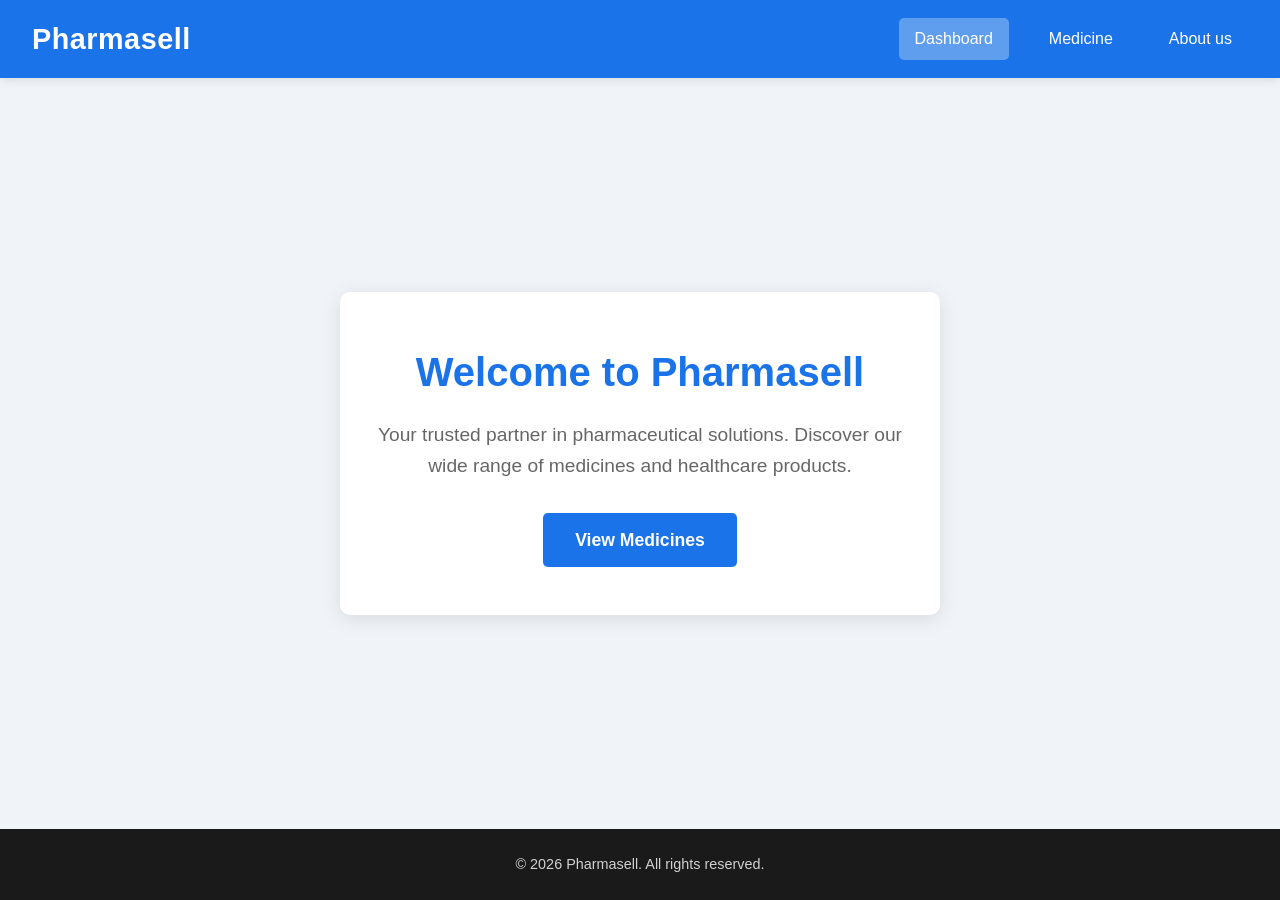
<file: index.html>
<!DOCTYPE html>
<html lang="en">
<head>
    <meta charset="UTF-8">
    <meta name="viewport" content="width=device-width, initial-scale=1.0">
    <title>Pharmasell - Home</title>
    <style>
        /* Reset and Base Styles */
        * {
            margin: 0;
            padding: 0;
            box-sizing: border-box;
        }

        body {
            font-family: 'Segoe UI', Tahoma, Geneva, Verdana, sans-serif;
            line-height: 1.6;
            color: #333;
            background-color: #f0f4f8;
            min-height: 100vh;
            display: flex;
            flex-direction: column;
        }

        /* Header Styles */
        header {
            background-color: #1a73e8;
            color: white;
            padding: 1rem 2rem;
            display: flex;
            justify-content: space-between;
            align-items: center;
            box-shadow: 0 2px 10px rgba(0, 0, 0, 0.1);
            position: sticky;
            top: 0;
            z-index: 100;
        }

        header h1 {
            font-size: 1.8rem;
            font-weight: 700;
            letter-spacing: 0.5px;
        }

        nav {
            display: flex;
            gap: 1.5rem;
        }

        nav a {
            color: white;
            text-decoration: none;
            font-weight: 500;
            padding: 0.5rem 1rem;
            border-radius: 5px;
            transition: background-color 0.3s ease;
        }

        nav a:hover {
            background-color: rgba(255, 255, 255, 0.2);
        }

        nav a.active {
            background-color: rgba(255, 255, 255, 0.3);
        }

        /* Main Content Styles */
        main {
            flex: 1;
            display: flex;
            justify-content: center;
            align-items: center;
            padding: 2rem;
        }

        .welcome-section {
            text-align: center;
            background-color: white;
            padding: 3rem 2rem;
            border-radius: 10px;
            box-shadow: 0 4px 20px rgba(0, 0, 0, 0.1);
            max-width: 600px;
            width: 100%;
        }

        .welcome-section h2 {
            font-size: 2.5rem;
            color: #1a73e8;
            margin-bottom: 1rem;
        }

        .welcome-section p {
            font-size: 1.2rem;
            color: #666;
            margin-bottom: 2rem;
        }

        .cta-button {
            background-color: #1a73e8;
            color: white;
            border: none;
            padding: 0.8rem 2rem;
            font-size: 1.1rem;
            font-weight: 600;
            border-radius: 5px;
            cursor: pointer;
            transition: background-color 0.3s ease, transform 0.2s ease;
            text-decoration: none;
            display: inline-block;
        }

        .cta-button:hover {
            background-color: #1557b0;
            transform: translateY(-2px);
        }

        .cta-button:active {
            transform: translateY(0);
        }

        /* Footer Styles */
        footer {
            background-color: #1a1a1a;
            color: white;
            text-align: center;
            padding: 1.5rem;
            margin-top: auto;
        }

        footer p {
            font-size: 0.9rem;
            opacity: 0.8;
        }

        /* Responsive Design */
        @media (max-width: 768px) {
            header {
                flex-direction: column;
                gap: 1rem;
                padding: 1rem;
            }

            nav {
                gap: 0.5rem;
            }

            nav a {
                padding: 0.4rem 0.8rem;
                font-size: 0.9rem;
            }

            .welcome-section {
                padding: 2rem 1rem;
            }

            .welcome-section h2 {
                font-size: 2rem;
            }
        }
    </style>
</head>
<body>

<header>
    <h1>Pharmasell</h1>
    <nav>
        <a href="index.html" class="active">Dashboard</a>
        <a href="medicine.html">Medicine</a>
        <a href="aboutus.html">About us</a>
    </nav>
</header>

<main>
    <section class="welcome-section">
        <h2>Welcome to Pharmasell</h2>
        <p>Your trusted partner in pharmaceutical solutions. Discover our wide range of medicines and healthcare products.</p>
        <a href="medicine.html" class="cta-button">View Medicines</a>
    </section>
</main>

<footer>
    <p>© 2026 Pharmasell. All rights reserved.</p>
</footer>

</body>
</html>
</file>
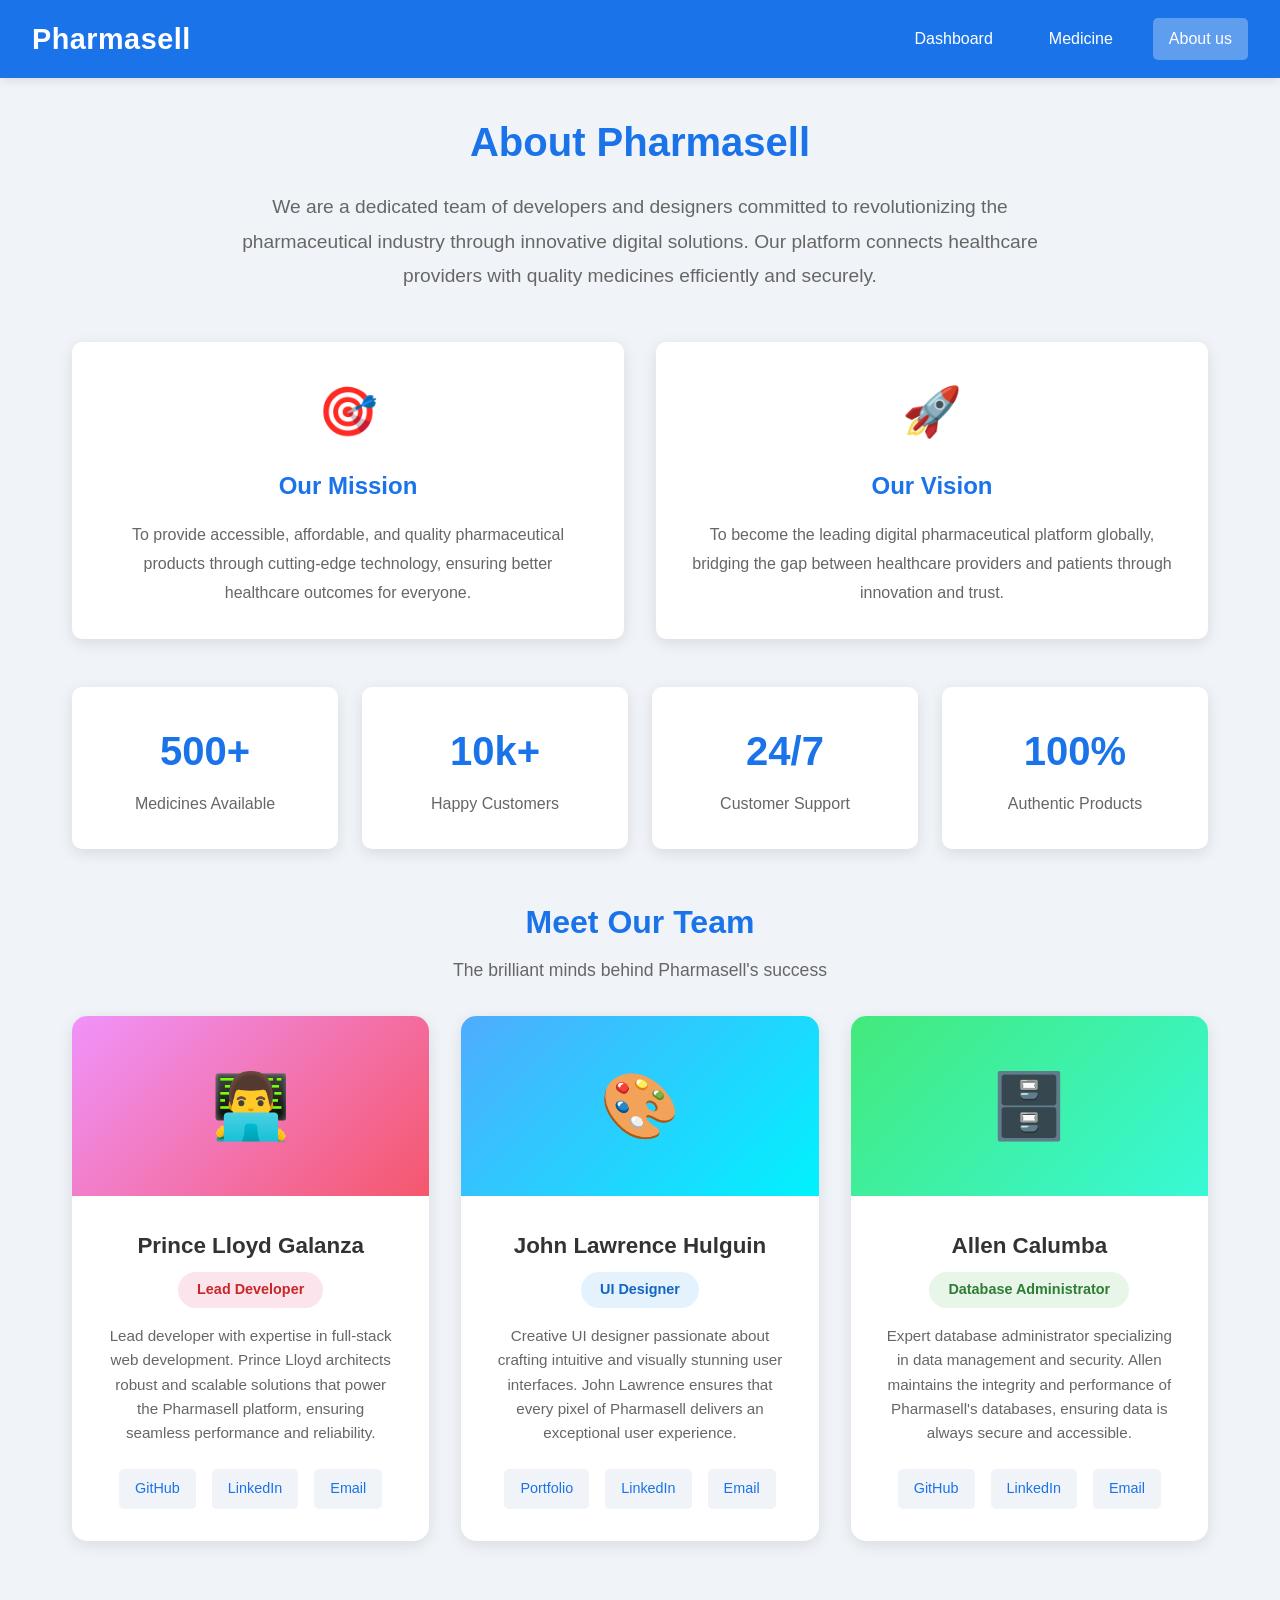
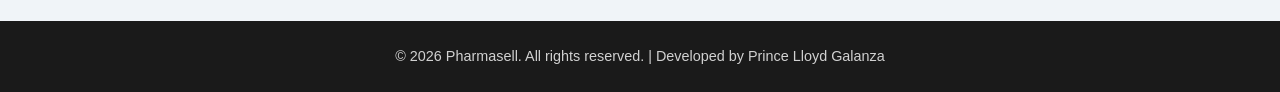
<file: aboutus.html>
<!DOCTYPE html>
<html lang="en">
<head>
    <meta charset="UTF-8">
    <meta name="viewport" content="width=device-width, initial-scale=1.0">
    <title>Pharmasell - About Us</title>
    <style>
        /* Reset and Base Styles */
        * {
            margin: 0;
            padding: 0;
            box-sizing: border-box;
        }

        body {
            font-family: 'Segoe UI', Tahoma, Geneva, Verdana, sans-serif;
            line-height: 1.6;
            color: #333;
            background-color: #f0f4f8;
            min-height: 100vh;
            display: flex;
            flex-direction: column;
        }

        /* Header Styles */
        header {
            background-color: #1a73e8;
            color: white;
            padding: 1rem 2rem;
            display: flex;
            justify-content: space-between;
            align-items: center;
            box-shadow: 0 2px 10px rgba(0, 0, 0, 0.1);
            position: sticky;
            top: 0;
            z-index: 100;
        }

        header h1 {
            font-size: 1.8rem;
            font-weight: 700;
            letter-spacing: 0.5px;
        }

        nav {
            display: flex;
            gap: 1.5rem;
        }

        nav a {
            color: white;
            text-decoration: none;
            font-weight: 500;
            padding: 0.5rem 1rem;
            border-radius: 5px;
            transition: background-color 0.3s ease;
        }

        nav a:hover {
            background-color: rgba(255, 255, 255, 0.2);
        }

        nav a.active {
            background-color: rgba(255, 255, 255, 0.3);
        }

        /* Main Content Styles */
        main {
            flex: 1;
            padding: 2rem;
            max-width: 1200px;
            margin: 0 auto;
            width: 100%;
        }

        /* About Section */
        .about-header {
            text-align: center;
            margin-bottom: 3rem;
        }

        .about-header h2 {
            font-size: 2.5rem;
            color: #1a73e8;
            margin-bottom: 1rem;
        }

        .about-header p {
            font-size: 1.2rem;
            color: #666;
            max-width: 800px;
            margin: 0 auto;
            line-height: 1.8;
        }

        /* Mission & Vision */
        .mission-vision {
            display: grid;
            grid-template-columns: repeat(auto-fit, minmax(300px, 1fr));
            gap: 2rem;
            margin-bottom: 3rem;
        }

        .info-card {
            background: white;
            padding: 2rem;
            border-radius: 10px;
            box-shadow: 0 4px 15px rgba(0, 0, 0, 0.1);
            text-align: center;
            transition: transform 0.3s ease;
        }

        .info-card:hover {
            transform: translateY(-5px);
        }

        .info-card .icon {
            font-size: 3rem;
            margin-bottom: 1rem;
        }

        .info-card h3 {
            font-size: 1.5rem;
            color: #1a73e8;
            margin-bottom: 1rem;
        }

        .info-card p {
            color: #666;
            line-height: 1.8;
        }

        /* Team Section */
        .team-section {
            margin-bottom: 3rem;
        }

        .team-title {
            text-align: center;
            margin-bottom: 2rem;
        }

        .team-title h3 {
            font-size: 2rem;
            color: #1a73e8;
            margin-bottom: 0.5rem;
        }

        .team-title p {
            color: #666;
            font-size: 1.1rem;
        }

        .team-grid {
            display: grid;
            grid-template-columns: repeat(auto-fit, minmax(300px, 1fr));
            gap: 2rem;
        }

        .team-card {
            background: white;
            border-radius: 15px;
            overflow: hidden;
            box-shadow: 0 4px 15px rgba(0, 0, 0, 0.1);
            transition: transform 0.3s ease, box-shadow 0.3s ease;
            text-align: center;
        }

        .team-card:hover {
            transform: translateY(-10px);
            box-shadow: 0 10px 30px rgba(0, 0, 0, 0.15);
        }

        .team-avatar {
            background: linear-gradient(135deg, #667eea 0%, #764ba2 100%);
            height: 180px;
            display: flex;
            align-items: center;
            justify-content: center;
            font-size: 4rem;
            position: relative;
        }

        .team-avatar.dev-lead {
            background: linear-gradient(135deg, #f093fb 0%, #f5576c 100%);
        }

        .team-avatar.ui-designer {
            background: linear-gradient(135deg, #4facfe 0%, #00f2fe 100%);
        }

        .team-avatar.db-admin {
            background: linear-gradient(135deg, #43e97b 0%, #38f9d7 100%);
        }

        .team-info {
            padding: 2rem;
        }

        .team-name {
            font-size: 1.4rem;
            font-weight: 700;
            color: #333;
            margin-bottom: 0.5rem;
        }

        .team-role {
            display: inline-block;
            background-color: #e8f0fe;
            color: #1a73e8;
            padding: 0.4rem 1.2rem;
            border-radius: 25px;
            font-size: 0.9rem;
            font-weight: 600;
            margin-bottom: 1rem;
        }

        .team-role.lead {
            background-color: #fce4ec;
            color: #c62828;
        }

        .team-role.designer {
            background-color: #e3f2fd;
            color: #1565c0;
        }

        .team-role.database {
            background-color: #e8f5e9;
            color: #2e7d32;
        }

        .team-bio {
            color: #666;
            font-size: 0.95rem;
            line-height: 1.6;
            margin-bottom: 1.5rem;
        }

        .social-links {
            display: flex;
            justify-content: center;
            gap: 1rem;
        }

        .social-link {
            background-color: #f0f4f8;
            color: #1a73e8;
            text-decoration: none;
            padding: 0.5rem 1rem;
            border-radius: 5px;
            font-size: 0.9rem;
            transition: background-color 0.3s ease, color 0.3s ease;
        }

        .social-link:hover {
            background-color: #1a73e8;
            color: white;
        }

        /* Stats Section */
        .stats-section {
            display: grid;
            grid-template-columns: repeat(auto-fit, minmax(200px, 1fr));
            gap: 1.5rem;
            margin-bottom: 3rem;
        }

        .stat-card {
            background: white;
            padding: 2rem;
            border-radius: 10px;
            box-shadow: 0 4px 15px rgba(0, 0, 0, 0.1);
            text-align: center;
        }

        .stat-number {
            font-size: 2.5rem;
            font-weight: 700;
            color: #1a73e8;
            margin-bottom: 0.5rem;
        }

        .stat-label {
            color: #666;
            font-size: 1rem;
            font-weight: 500;
        }

        /* Footer Styles */
        footer {
            background-color: #1a1a1a;
            color: white;
            text-align: center;
            padding: 1.5rem;
            margin-top: auto;
        }

        footer p {
            font-size: 0.9rem;
            opacity: 0.8;
        }

        /* Responsive Design */
        @media (max-width: 768px) {
            header {
                flex-direction: column;
                gap: 1rem;
                padding: 1rem;
            }

            nav {
                gap: 0.5rem;
            }

            nav a {
                padding: 0.4rem 0.8rem;
                font-size: 0.9rem;
            }

            .about-header h2 {
                font-size: 2rem;
            }

            .team-grid {
                grid-template-columns: 1fr;
            }
        }
    </style>
</head>
<body>

<header>
    <h1>Pharmasell</h1>
    <nav>
        <a href="index.html">Dashboard</a>
        <a href="medicine.html">Medicine</a>
        <a href="aboutus.html" class="active">About us</a>
    </nav>
</header>

<main>
    <!-- About Header -->
    <div class="about-header">
        <h2>About Pharmasell</h2>
        <p>We are a dedicated team of developers and designers committed to revolutionizing the pharmaceutical industry through innovative digital solutions. Our platform connects healthcare providers with quality medicines efficiently and securely.</p>
    </div>

    <!-- Mission & Vision -->
    <div class="mission-vision">
        <div class="info-card">
            <div class="icon">🎯</div>
            <h3>Our Mission</h3>
            <p>To provide accessible, affordable, and quality pharmaceutical products through cutting-edge technology, ensuring better healthcare outcomes for everyone.</p>
        </div>
        <div class="info-card">
            <div class="icon">🚀</div>
            <h3>Our Vision</h3>
            <p>To become the leading digital pharmaceutical platform globally, bridging the gap between healthcare providers and patients through innovation and trust.</p>
        </div>
    </div>

    <!-- Stats Section -->
    <div class="stats-section">
        <div class="stat-card">
            <div class="stat-number">500+</div>
            <div class="stat-label">Medicines Available</div>
        </div>
        <div class="stat-card">
            <div class="stat-number">10k+</div>
            <div class="stat-label">Happy Customers</div>
        </div>
        <div class="stat-card">
            <div class="stat-number">24/7</div>
            <div class="stat-label">Customer Support</div>
        </div>
        <div class="stat-card">
            <div class="stat-number">100%</div>
            <div class="stat-label">Authentic Products</div>
        </div>
    </div>

    <!-- Team Section -->
    <div class="team-section">
        <div class="team-title">
            <h3>Meet Our Team</h3>
            <p>The brilliant minds behind Pharmasell's success</p>
        </div>

        <div class="team-grid">
            <!-- Prince Lloyd Galanza - Lead Developer -->
            <div class="team-card">
                <div class="team-avatar dev-lead">
                    👨‍💻
                </div>
                <div class="team-info">
                    <h4 class="team-name">Prince Lloyd Galanza</h4>
                    <span class="team-role lead">Lead Developer</span>
                    <p class="team-bio">Lead developer with expertise in full-stack web development. Prince Lloyd architects robust and scalable solutions that power the Pharmasell platform, ensuring seamless performance and reliability.</p>
                    <div class="social-links">
                        <a href="#" class="social-link">GitHub</a>
                        <a href="#" class="social-link">LinkedIn</a>
                        <a href="#" class="social-link">Email</a>
                    </div>
                </div>
            </div>

            <!-- John Lawrence Hulguin - UI Designer -->
            <div class="team-card">
                <div class="team-avatar ui-designer">
                    🎨
                </div>
                <div class="team-info">
                    <h4 class="team-name">John Lawrence Hulguin</h4>
                    <span class="team-role designer">UI Designer</span>
                    <p class="team-bio">Creative UI designer passionate about crafting intuitive and visually stunning user interfaces. John Lawrence ensures that every pixel of Pharmasell delivers an exceptional user experience.</p>
                    <div class="social-links">
                        <a href="#" class="social-link">Portfolio</a>
                        <a href="#" class="social-link">LinkedIn</a>
                        <a href="#" class="social-link">Email</a>
                    </div>
                </div>
            </div>

            <!-- Allen Calumba - Database Administrator -->
            <div class="team-card">
                <div class="team-avatar db-admin">
                    🗄️
                </div>
                <div class="team-info">
                    <h4 class="team-name">Allen Calumba</h4>
                    <span class="team-role database">Database Administrator</span>
                    <p class="team-bio">Expert database administrator specializing in data management and security. Allen maintains the integrity and performance of Pharmasell's databases, ensuring data is always secure and accessible.</p>
                    <div class="social-links">
                        <a href="#" class="social-link">GitHub</a>
                        <a href="#" class="social-link">LinkedIn</a>
                        <a href="#" class="social-link">Email</a>
                    </div>
                </div>
            </div>
        </div>
    </div>
</main>

<footer>
    <p>© 2026 Pharmasell. All rights reserved. | Developed by Prince Lloyd Galanza</p>
</footer>

</body>
</html>
</file>
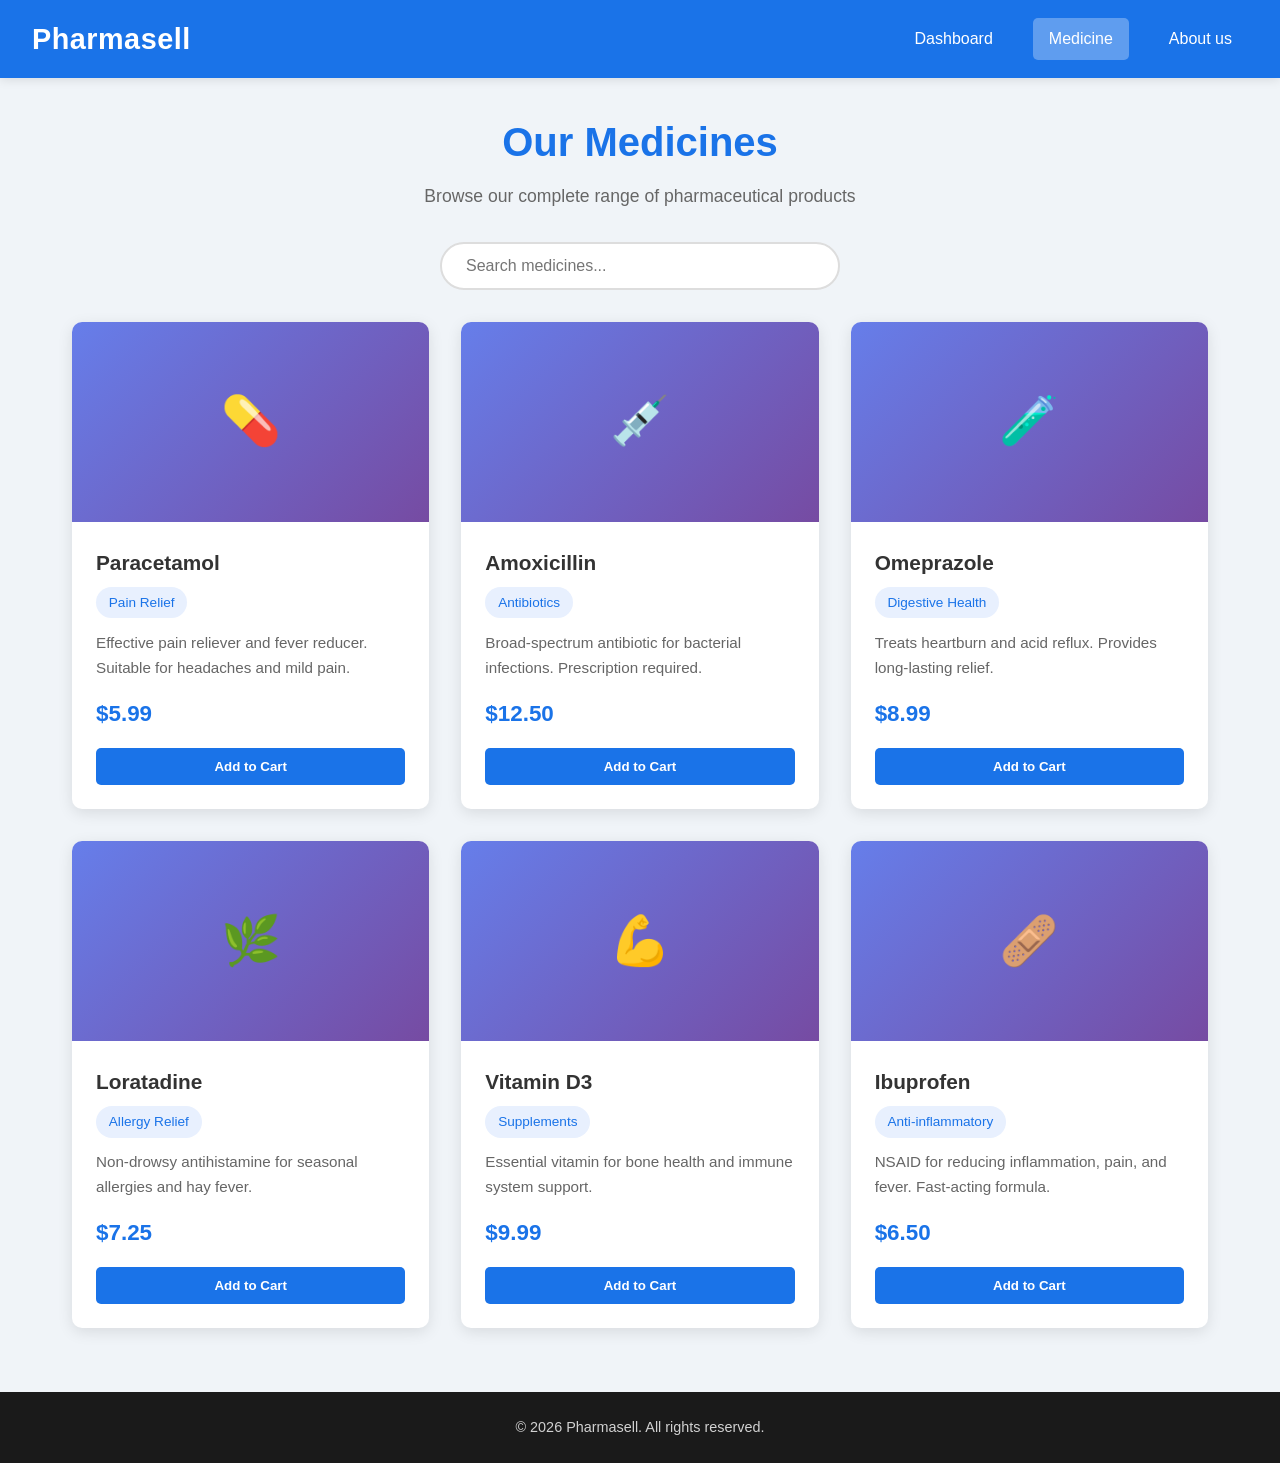
<file: medicine.html>
<!DOCTYPE html>
<html lang="en">
<head>
    <meta charset="UTF-8">
    <meta name="viewport" content="width=device-width, initial-scale=1.0">
    <title>Pharmasell - Medicines</title>
    <style>
        /* Reset and Base Styles */
        * {
            margin: 0;
            padding: 0;
            box-sizing: border-box;
        }

        body {
            font-family: 'Segoe UI', Tahoma, Geneva, Verdana, sans-serif;
            line-height: 1.6;
            color: #333;
            background-color: #f0f4f8;
            min-height: 100vh;
            display: flex;
            flex-direction: column;
        }

        /* Header Styles */
        header {
            background-color: #1a73e8;
            color: white;
            padding: 1rem 2rem;
            display: flex;
            justify-content: space-between;
            align-items: center;
            box-shadow: 0 2px 10px rgba(0, 0, 0, 0.1);
            position: sticky;
            top: 0;
            z-index: 100;
        }

        header h1 {
            font-size: 1.8rem;
            font-weight: 700;
            letter-spacing: 0.5px;
        }

        nav {
            display: flex;
            gap: 1.5rem;
        }

        nav a {
            color: white;
            text-decoration: none;
            font-weight: 500;
            padding: 0.5rem 1rem;
            border-radius: 5px;
            transition: background-color 0.3s ease;
        }

        nav a:hover {
            background-color: rgba(255, 255, 255, 0.2);
        }

        nav a.active {
            background-color: rgba(255, 255, 255, 0.3);
        }

        /* Main Content Styles */
        main {
            flex: 1;
            padding: 2rem;
            max-width: 1200px;
            margin: 0 auto;
            width: 100%;
        }

        .page-title {
            text-align: center;
            margin-bottom: 2rem;
            color: #1a73e8;
        }

        .page-title h2 {
            font-size: 2.5rem;
            margin-bottom: 0.5rem;
        }

        .page-title p {
            font-size: 1.1rem;
            color: #666;
        }

        /* Medicine Grid */
        .medicine-grid {
            display: grid;
            grid-template-columns: repeat(auto-fill, minmax(280px, 1fr));
            gap: 2rem;
            margin-bottom: 2rem;
        }

        .medicine-card {
            background-color: white;
            border-radius: 10px;
            overflow: hidden;
            box-shadow: 0 4px 15px rgba(0, 0, 0, 0.1);
            transition: transform 0.3s ease, box-shadow 0.3s ease;
        }

        .medicine-card:hover {
            transform: translateY(-5px);
            box-shadow: 0 8px 25px rgba(0, 0, 0, 0.15);
        }

        .medicine-image {
            background: linear-gradient(135deg, #667eea 0%, #764ba2 100%);
            height: 200px;
            display: flex;
            align-items: center;
            justify-content: center;
            font-size: 3rem;
        }

        .medicine-info {
            padding: 1.5rem;
        }

        .medicine-name {
            font-size: 1.3rem;
            font-weight: 600;
            color: #333;
            margin-bottom: 0.5rem;
        }

        .medicine-category {
            display: inline-block;
            background-color: #e8f0fe;
            color: #1a73e8;
            padding: 0.3rem 0.8rem;
            border-radius: 20px;
            font-size: 0.85rem;
            margin-bottom: 0.8rem;
        }

        .medicine-description {
            color: #666;
            font-size: 0.95rem;
            margin-bottom: 1rem;
        }

        .medicine-price {
            font-size: 1.4rem;
            font-weight: 700;
            color: #1a73e8;
            margin-bottom: 1rem;
        }

        .buy-button {
            background-color: #1a73e8;
            color: white;
            border: none;
            padding: 0.7rem 1.5rem;
            border-radius: 5px;
            cursor: pointer;
            font-weight: 600;
            width: 100%;
            transition: background-color 0.3s ease;
        }

        .buy-button:hover {
            background-color: #1557b0;
        }

        /* Search Bar */
        .search-container {
            margin-bottom: 2rem;
            text-align: center;
        }

        .search-input {
            padding: 0.8rem 1.5rem;
            border: 2px solid #ddd;
            border-radius: 25px;
            font-size: 1rem;
            width: 100%;
            max-width: 400px;
            outline: none;
            transition: border-color 0.3s ease;
        }

        .search-input:focus {
            border-color: #1a73e8;
        }

        /* Footer Styles */
        footer {
            background-color: #1a1a1a;
            color: white;
            text-align: center;
            padding: 1.5rem;
            margin-top: auto;
        }

        footer p {
            font-size: 0.9rem;
            opacity: 0.8;
        }

        /* Responsive Design */
        @media (max-width: 768px) {
            header {
                flex-direction: column;
                gap: 1rem;
                padding: 1rem;
            }

            nav {
                gap: 0.5rem;
            }

            nav a {
                padding: 0.4rem 0.8rem;
                font-size: 0.9rem;
            }

            .page-title h2 {
                font-size: 2rem;
            }

            .medicine-grid {
                grid-template-columns: 1fr;
            }
        }
    </style>
</head>
<body>

<header>
    <h1>Pharmasell</h1>
    <nav>
        <a href="index.html">Dashboard</a>
        <a href="medicine.html" class="active">Medicine</a>
        <a href="aboutus.html">About us</a>
    </nav>
</header>

<main>
    <div class="page-title">
        <h2>Our Medicines</h2>
        <p>Browse our complete range of pharmaceutical products</p>
    </div>

    <div class="search-container">
        <input type="text" class="search-input" placeholder="Search medicines...">
    </div>

    <div class="medicine-grid">
        <!-- Medicine 1 -->
        <div class="medicine-card">
            <div class="medicine-image">💊</div>
            <div class="medicine-info">
                <h3 class="medicine-name">Paracetamol</h3>
                <span class="medicine-category">Pain Relief</span>
                <p class="medicine-description">Effective pain reliever and fever reducer. Suitable for headaches and mild pain.</p>
                <p class="medicine-price">$5.99</p>
                <button class="buy-button">Add to Cart</button>
            </div>
        </div>

        <!-- Medicine 2 -->
        <div class="medicine-card">
            <div class="medicine-image">💉</div>
            <div class="medicine-info">
                <h3 class="medicine-name">Amoxicillin</h3>
                <span class="medicine-category">Antibiotics</span>
                <p class="medicine-description">Broad-spectrum antibiotic for bacterial infections. Prescription required.</p>
                <p class="medicine-price">$12.50</p>
                <button class="buy-button">Add to Cart</button>
            </div>
        </div>

        <!-- Medicine 3 -->
        <div class="medicine-card">
            <div class="medicine-image">🧪</div>
            <div class="medicine-info">
                <h3 class="medicine-name">Omeprazole</h3>
                <span class="medicine-category">Digestive Health</span>
                <p class="medicine-description">Treats heartburn and acid reflux. Provides long-lasting relief.</p>
                <p class="medicine-price">$8.99</p>
                <button class="buy-button">Add to Cart</button>
            </div>
        </div>

        <!-- Medicine 4 -->
        <div class="medicine-card">
            <div class="medicine-image">🌿</div>
            <div class="medicine-info">
                <h3 class="medicine-name">Loratadine</h3>
                <span class="medicine-category">Allergy Relief</span>
                <p class="medicine-description">Non-drowsy antihistamine for seasonal allergies and hay fever.</p>
                <p class="medicine-price">$7.25</p>
                <button class="buy-button">Add to Cart</button>
            </div>
        </div>

        <!-- Medicine 5 -->
        <div class="medicine-card">
            <div class="medicine-image">💪</div>
            <div class="medicine-info">
                <h3 class="medicine-name">Vitamin D3</h3>
                <span class="medicine-category">Supplements</span>
                <p class="medicine-description">Essential vitamin for bone health and immune system support.</p>
                <p class="medicine-price">$9.99</p>
                <button class="buy-button">Add to Cart</button>
            </div>
        </div>

        <!-- Medicine 6 -->
        <div class="medicine-card">
            <div class="medicine-image">🩹</div>
            <div class="medicine-info">
                <h3 class="medicine-name">Ibuprofen</h3>
                <span class="medicine-category">Anti-inflammatory</span>
                <p class="medicine-description">NSAID for reducing inflammation, pain, and fever. Fast-acting formula.</p>
                <p class="medicine-price">$6.50</p>
                <button class="buy-button">Add to Cart</button>
            </div>
        </div>
    </div>
</main>

<footer>
    <p>© 2026 Pharmasell. All rights reserved.</p>
</footer>

</body>
</html>
</file>
